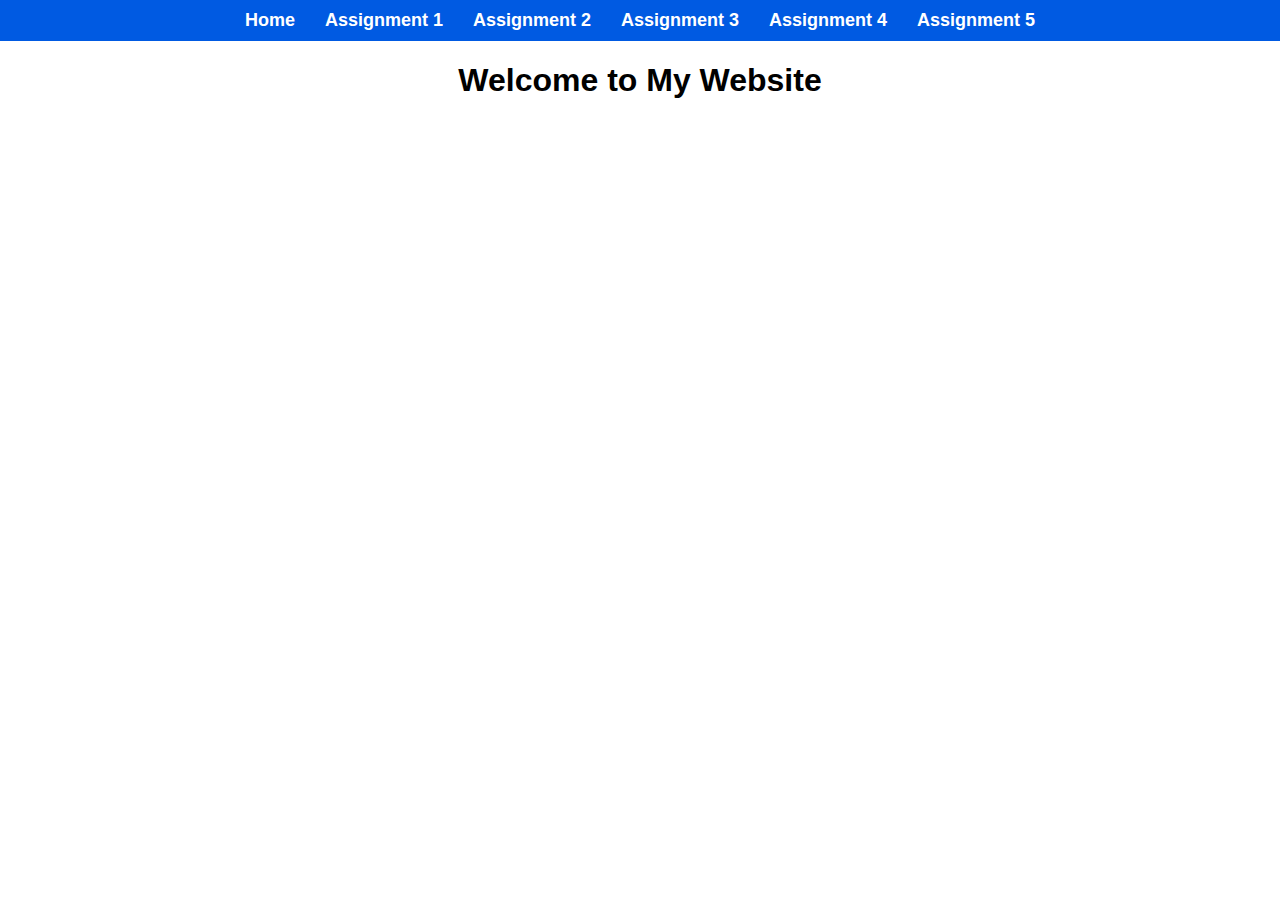
<file: index.html>
<!DOCTYPE html>
<html lang="en">
<head>
    <meta charset="UTF-8">
    <meta name="viewport" content="width=device-width, initial-scale=1.0">
    <title>CSS Assignments</title>
    <style>
        /* Reset some styles */
        body {
            font-family: Arial, sans-serif;
            margin: 0;
            padding: 0;
            text-align: center;
        }

        /* Navigation Bar */
        nav {
            background-color: #005AE2;
            padding: 10px;
        }

        nav ul {
            list-style-type: none;
            padding: 0;
            margin: 0;
            display: flex;
            justify-content: center;
        }

        nav ul li {
            margin: 0 15px;
        }

        nav ul li a {
            text-decoration: none;
            color: white;
            font-size: 18px;
            font-weight: bold;
            cursor: pointer;
  }

        nav ul li a:hover {
            text-decoration: underline;
        }

        /* Hide all sections by default */
        .section {
            display: none;
        }

        /* Show only the active section */
        .active {
            display: block;
        }
    </style>
</head>
<body>
<div class="CSS assignments">
    <!-- Navigation Bar -->
    <nav>
        <ul>

            <li><a href="index.html">Home</a></li>
            <li><a href="assignment 1/index.html" target="_blank">Assignment 1</a></li>
            <li><a href="assignment 2/index.html"  target="_blank">Assignment 2</a></li>
            <li><a href="assignment 3/index.html" target="_blank">Assignment 3</a></li>
            <li><a href="assignment 4/index.html"  target="_blank">Assignment 4</a></li>
            <li><a href="assignment 5/index.html"  target="_blank">Assignment 5</a></li>
        </ul>

    </nav>

    <!-- Sections -->
    <div id="home" class="section active">
        <h1>Welcome to My Website</h1>
       
    </div>

    <div id="assignment1" class="section">
        <h1>Assignment 1</h1>
        <p>This is the first assignment.</p>
    </div>

    <div id="assignment2" class="section">
        <h1>Assignment 2</h1>
        <p>This is the second assignment.</p>
    </div>

    <div id="assignment3" class="section">
        <h1>Assignment 1</h1>
        <p>This is the first assignment.</p>
    </div>

    <div id="assignment4" class="section">
        <h1>Assignment 3</h1>
        <p>This is the second assignment.</p>
    </div>

    <div id="assignment4" class="section">
        <h1>Assignment 3</h1>
        <p>This is the second assignment.</p>
    </div>

    <script>
        function showSection(sectionId) {
            // Hide all sections
            var sections = document.querySelectorAll('.section');
            sections.forEach(section => section.classList.remove('active'));

            // Show the selected section
            document.getElementById(sectionId).classList.add('active');
        }
    </script>

</body>
</html>
</file>
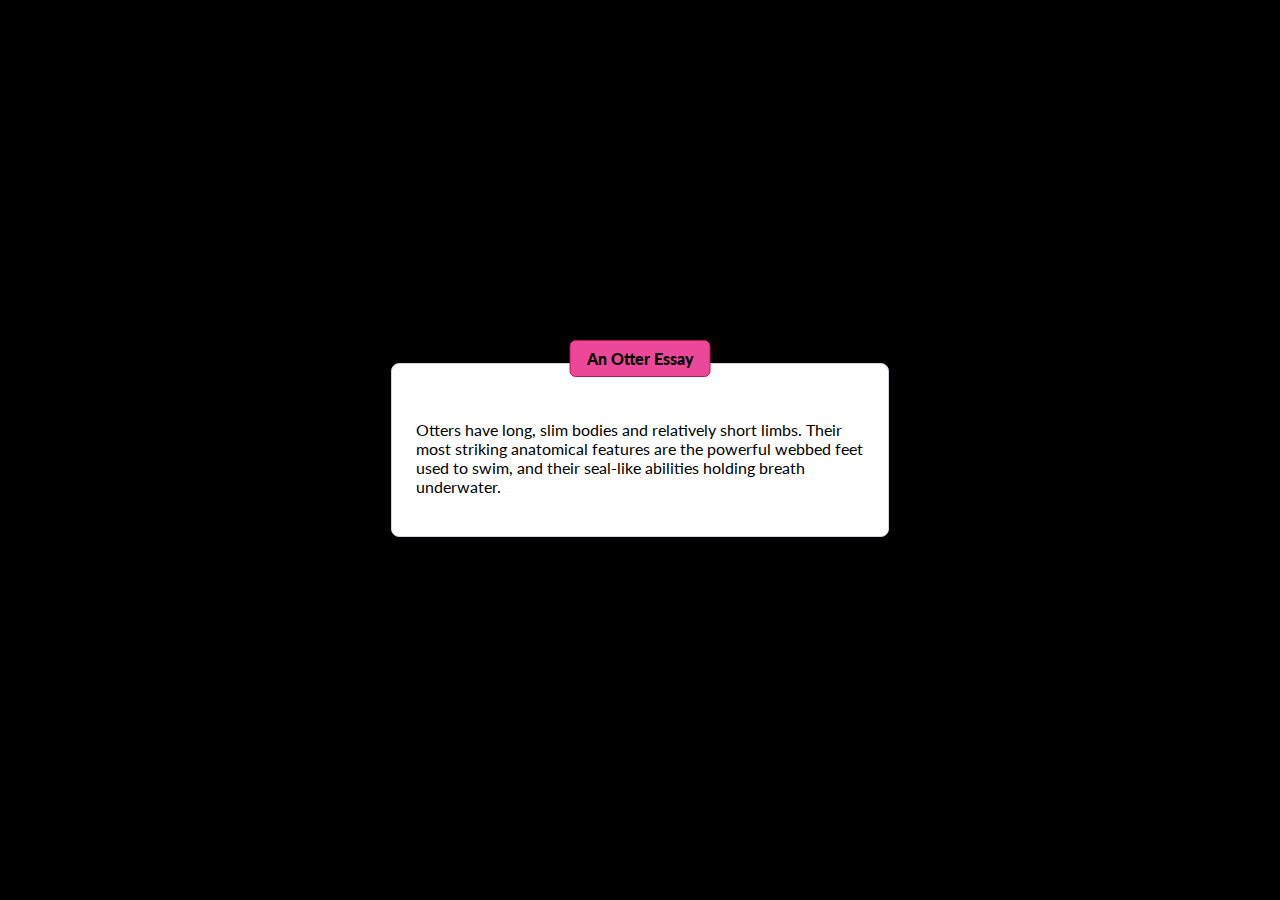
<file: Assignment 1/Index.html>
<html>
<head>
    <link href="https://fonts.googleapis.com/css2?family=Lato:wght@400;700&display=swap" rel="stylesheet">
    <style>
        body {
            background-color: #000000; /* bg-black */
            display: flex;
            align-items: center;
            justify-content: center;
            min-height: 100vh;
            margin: 0;
            font-family: 'Lato', sans-serif; /* Lato font */
        }
        .container {
            position: relative;
            background-color: #ffffff; /* bg-white */
            padding: 1.5rem; /* p-6 */
            border-radius: 0.5rem; /* rounded-lg */
            box-shadow: 0 10px 15px rgba(0, 0, 0, 0.1); /* shadow-lg */
            max-width: 28rem; /* max-w-md */
            border: 1px solid #d1d5db; /* border border-gray-300 */
        }
        .header {
            position: absolute;
            top: -1.5rem; /* -top-6 */
            left: 50%;
            transform: translateX(-50%);
            background-color: #ec4899; /* bg-pink-500 */
            color: #000000; /* text-black */
            font-weight: bold; /* font-bold */
            padding: 0.5rem 1rem; /* py-2 px-4 */
            border-radius: 0.375rem; /* rounded-md */
            border: 1px solid #be185d; /* border border-pink-700 */
        }
        .content {
            color: #000000; /* text-black */
            margin-top: 2rem; /* mt-8 */
        }
    </style>
</head>
<body>
    <div class="container">
        <div class="header">
            <strong><b>An Otter Essay</b></strong>
        </div>
        <p class="content">
            Otters have long, slim bodies and relatively short limbs. Their most striking anatomical features are the powerful webbed feet used to swim, and their seal-like abilities holding breath underwater.
        </p>
    </div>
</body>
</html>
</file>
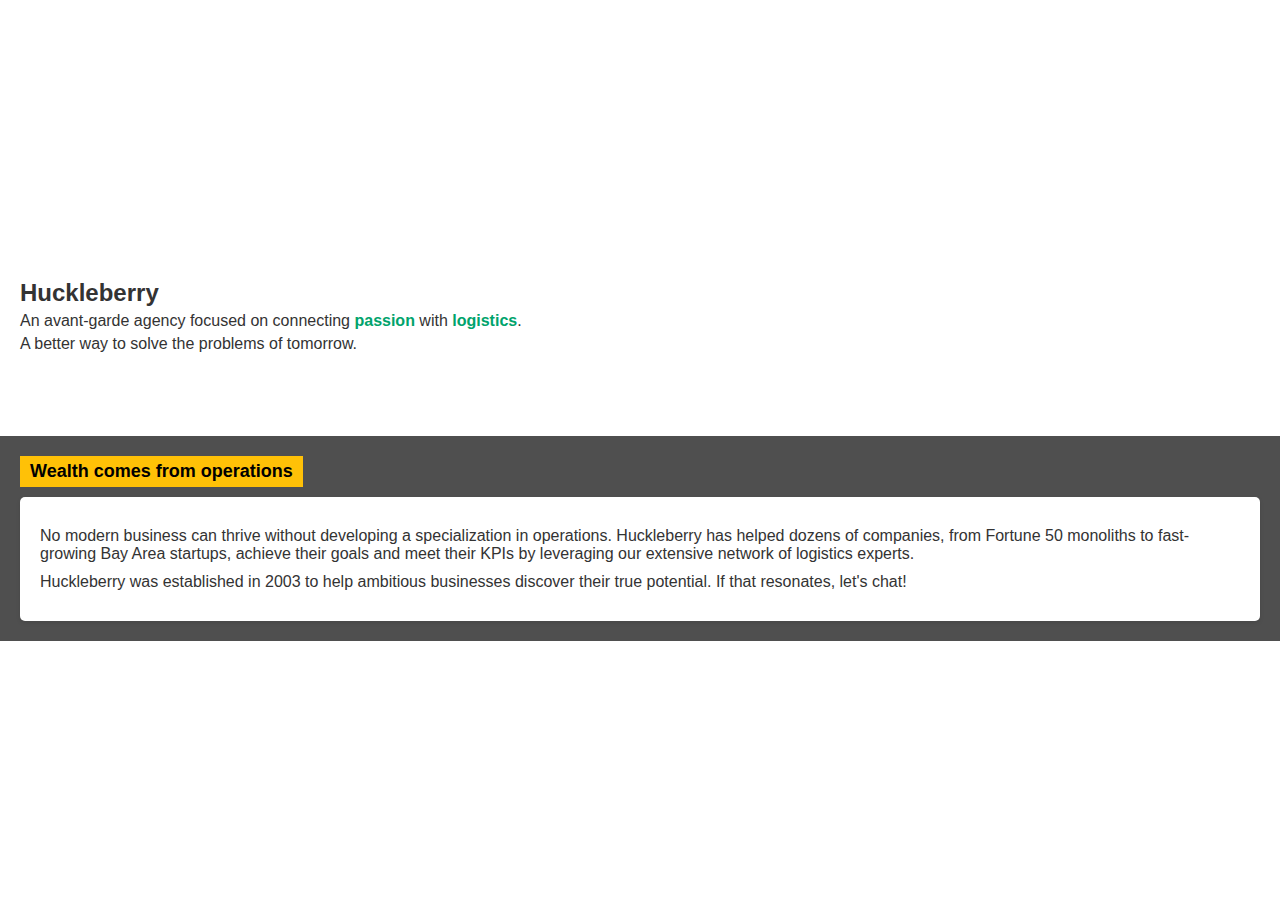
<file: Assignment 2/index.html>
<!DOCTYPE html>
<html lang="en">
<head>
    <meta charset="UTF-8">
    <meta name="viewport" content="width=device-width, initial-scale=1.0">
    <title>Huckleberry Landing Page</title>
    <style>
        body {
            margin: 0;
            font-family: Arial, sans-serif;
            background-color: #ffffff;
            color: #333333;
            display: flex;
            justify-content: center;
            align-items: center;
            height: 100vh;
        }

        .container {
            width: 1280px;
            height: 382px;
            display: flex;
            flex-direction: column;
            justify-content: space-between;
        }

        .header {
            text-align: left;
            padding: 20px;
            background-color: #ffffff;
        }

        .header h1 {
            margin: 0;
            font-size: 24px;
            color: #333333;
        }

        .header p {
            margin: 5px 0;
            font-size: 16px;
        }

        .header p span {
            color: #00a36c; /* Green for "passion" and "logistics" */
            font-weight: bold;
        }

        .content {
            background-color: #4f4f4f; /* Gray background */
            color: #ffffff;
            padding: 20px;
            text-align: left;
        }

        .content h2 {
            background-color: #ffc107; /* Yellow background */
            display: inline-block;
            padding: 5px 10px;
            margin: 0 0 10px;
            font-size: 18px;
            color: #000000;
        }

        .content-box {
            background-color: #ffffff;
            color: #333333;
            padding: 20px;
            border-radius: 5px;
            box-shadow: 0 2px 4px rgba(0, 0, 0, 0.1);
        }

        .content-box p {
            margin: 10px 0;
            font-size: 16px;
        }
    </style>
</head>
<body>
    <div class="container">
        <div class="header">
            <h1>Huckleberry</h1>
            <p>An avant-garde agency focused on connecting <span>passion</span> with <span>logistics</span>.</p>
            <p>A better way to solve the problems of tomorrow.</p>
        </div>

        <div class="content">
            <h2>Wealth comes from operations</h2>
            <div class="content-box">
                <p>No modern business can thrive without developing a specialization in operations. Huckleberry has helped dozens of companies, from Fortune 50 monoliths to fast-growing Bay Area startups, achieve their goals and meet their KPIs by leveraging our extensive network of logistics experts.</p>
                <p>Huckleberry was established in 2003 to help ambitious businesses discover their true potential. If that resonates, let's chat!</p>
            </div>
        </div>
    </div>
</body>
</html>
</file>
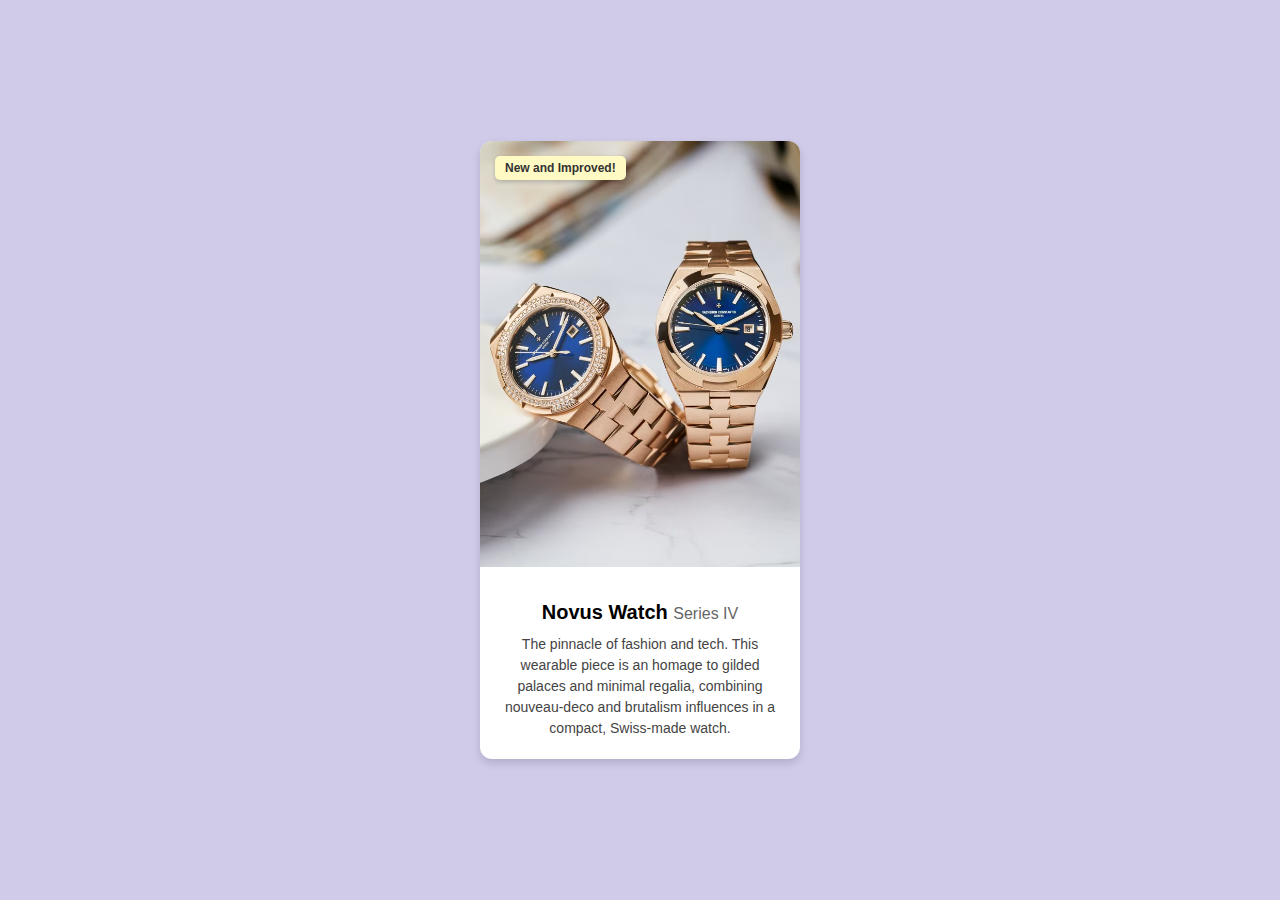
<file: Assignment 3/index.html>
<!DOCTYPE html>
<html lang="en">
<head>
    <meta charset="UTF-8">
    <meta name="viewport" content="width=device-width, initial-scale=1.0">
    <title>Novus Watch</title>
    <link rel="stylesheet" href="watch.css">
</head>
<body>
    <div class="container">
        <div class="card">
            <div class="badge">New and Improved!</div>
            <img class="product-image" src="watch.jpg" alt="Novus Watch">
            <div class="content">
                <h2>Novus Watch <span>Series IV</span></h2>
                <p>
                    The pinnacle of fashion and tech. This wearable piece is an homage to gilded palaces and minimal regalia, combining nouveau-deco and brutalism influences in a compact, Swiss-made watch.
                </p>
            </div>
        </div>
    </div>
</body>
</html>
</file>
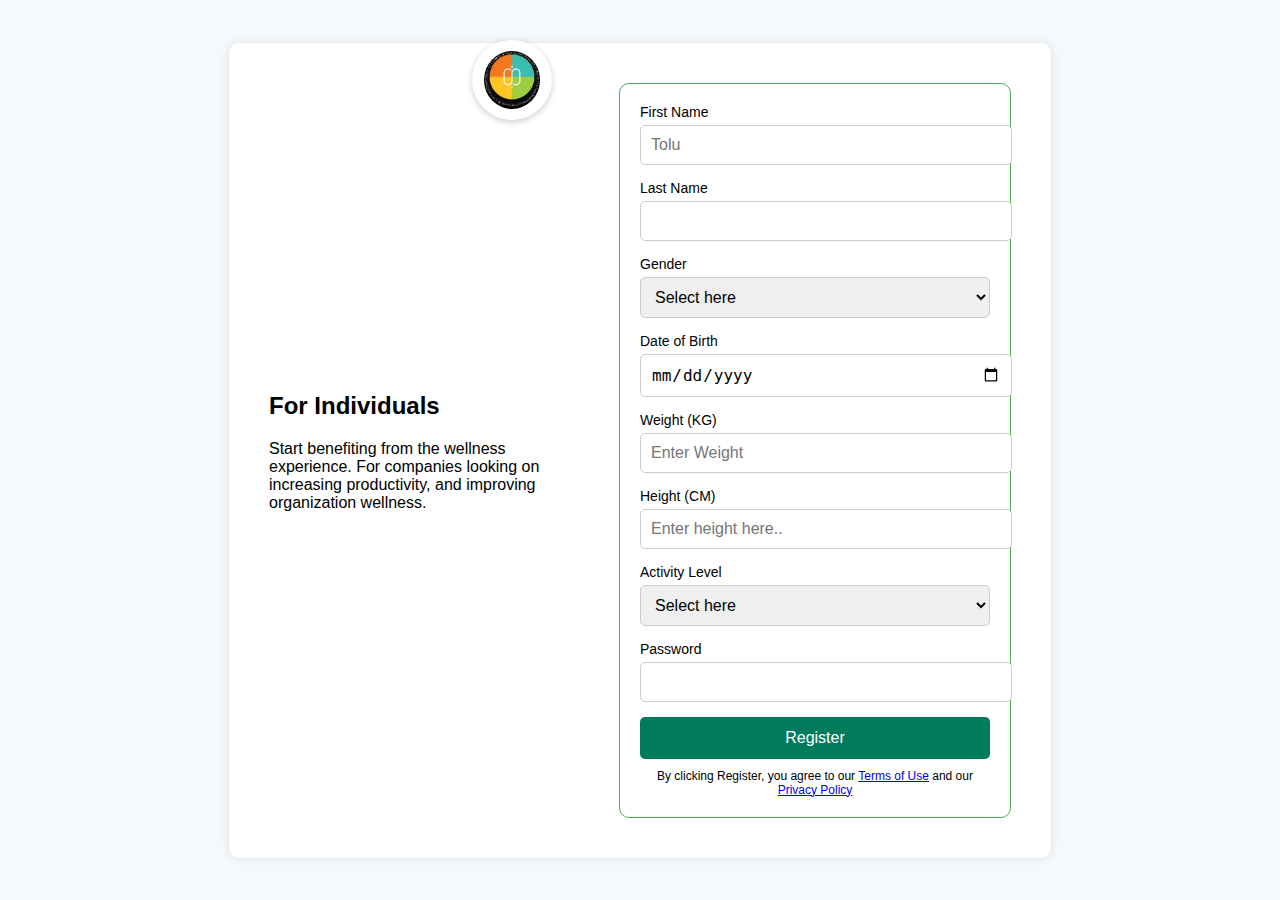
<file: Assignment 4/index.html>
<!DOCTYPE html>
<html lang="en">
<head>
    <meta charset="UTF-8">
    <meta name="viewport" content="width=device-width, initial-scale=1.0">
    <title>For Individuals Registration</title>
    <style>
        body {
            font-family: Arial, sans-serif;
            background-color: #F5F9FC;
            display: flex;
            justify-content: center;
            align-items: center;
            height: 100vh;
            margin: 0;
        }
       
        /* Logo Styling - Positioned Over "For Individual" */
        .logo-container {
            position: absolute;
            top: 40px; /* Move it over the text */
            left: 40%;
            transform: translateX(-50%);
            width: 80px; /* Adjust size */
            height: 80px;
            background: white;
            border-radius: 50%;
            box-shadow: 0px 2px 6px rgba(0, 0, 0, 0.2);
            display: flex;
            align-items: center;
            justify-content: center;
        }

        .logo-container img {
            width: 70%;
            height: auto;
            border-radius: 50%; /* Make it round */
        }

        
        /* Section Styling */
        .section {
            position: relative;
            padding: 20px;
            margin-top: 40px;
            background: #e3e3e3;
            border-radius: 8px;
        }
       .container {
            display: flex;
            align-items: center;
            gap: 50px;
            max-width: 900px;
            background: white;
            padding: 40px;
            border-radius: 10px;
            box-shadow: 0 0 10px rgba(0, 0, 0, 0.1);
        }
        .text-section {
            max-width: 300px;
        }
        .text-section h2 {
            font-size: 24px;
            font-weight: bold;
        }
        .form-section {
            border: 1px solid #4CAF50;
            padding: 20px;
            border-radius: 10px;
            width: 350px;
            background: white;
        }
        .input-group {
            display: flex;
            flex-direction: column;
            margin-bottom: 15px;
        }
        .input-group label {
            font-size: 14px;
            margin-bottom: 5px;
        }
        .input-group input, .input-group select {
            padding: 10px;
            border: 1px solid #ccc;
            border-radius: 5px;
            font-size: 16px;
            width: 100%;
        }
        .btn {
            background: #007B5E;
            color: white;
            padding: 12px;
            border: none;
            border-radius: 5px;
            cursor: pointer;
            font-size: 16px;
            width: 100%;
        }
        .footer-text {
            font-size: 12px;
            text-align: center;
            margin-top: 10px;
        }
    </style>
</head>
<body>
    <div class="container">
        <div class="text-section">
            <h2>For Individuals</h2>
            <p>Start benefiting from the wellness experience. For companies looking on increasing productivity, and improving organization wellness.</p>
        </div>
        <div class="form-section">
            <div class="input-group">
                <label>First Name</label>
                <input type="text" placeholder="Tolu">
            </div>
            <div class="input-group">
                <label>Last Name</label>
                <input type="text">
            </div>
            <div class="input-group">
                <label>Gender</label>
                <select>
                    <option>Select here</option>
                </select>
            </div>
            <div class="input-group">
                <label>Date of Birth</label>
                <input type="date">
            </div>
            <div class="input-group">
                <label>Weight (KG)</label>
                <input type="text" placeholder="Enter Weight">
            </div>
            <div class="input-group">
                <label>Height (CM)</label>
                <input type="text" placeholder="Enter height here..">
            </div>
            <div class="input-group">
                <label>Activity Level</label>
                <select>
                    <option>Select here</option>
                </select>
            </div>
            <div class="input-group">
                <label>Password</label>
                <input type="password">
            </div>
            <button class="btn">Register</button>
            <div class="footer-text">
                By clicking Register, you agree to our <a href="#">Terms of Use</a> and our <a href="#">Privacy Policy</a>
            </div>
            <!-- Logo in the Top Left -->
            <div class="logo-container">
            <img src="LOGO.jpg" alt="Logo">
            </div>

            <div class="content">

</div>

        </div>

    </div>
</body>
</html>
</file>
<file: Assignment 3/watch.css>
/* watch.css */
body {
    margin: 0;
    padding: 0;
    display: flex;
    justify-content: center;
    align-items: center;
    height: 100vh;
    font-family: 'Arial', sans-serif;
    background-color: #d0cbe9; /* Light purple background */
}

.container {
    display: flex;
    justify-content: center;
    align-items: center;
    width: 100%;
}

.card {
    position: relative;
    width: 320px;
    background-color: #fff; /* White card background */
    border-radius: 12px;
    box-shadow: 0 4px 8px rgba(0, 0, 0, 0.15);
    overflow: hidden;
}

.badge {
    position: absolute;
    top: 15px;
    left: 15px;
    background-color: #fff9c4; /* Light yellow background */
    color: #333;
    font-size: 12px;
    font-weight: bold;
    padding: 5px 10px;
    border-radius: 5px;
    box-shadow: 0 2px 4px rgba(0, 0, 0, 0.2);
}

.product-image {
    width: 100%;
    object-fit: cover;
}

.content {
    padding: 20px;
    text-align: center;
}

h2 {
    font-size: 20px;
    margin: 10px 0;
    font-weight: bold;
}

h2 span {
    font-size: 16px;
    font-weight: normal;
    color: #666;
}

p {
    font-size: 14px;
    color: #444;
    line-height: 1.5;
    margin: 0;
}
</file>
